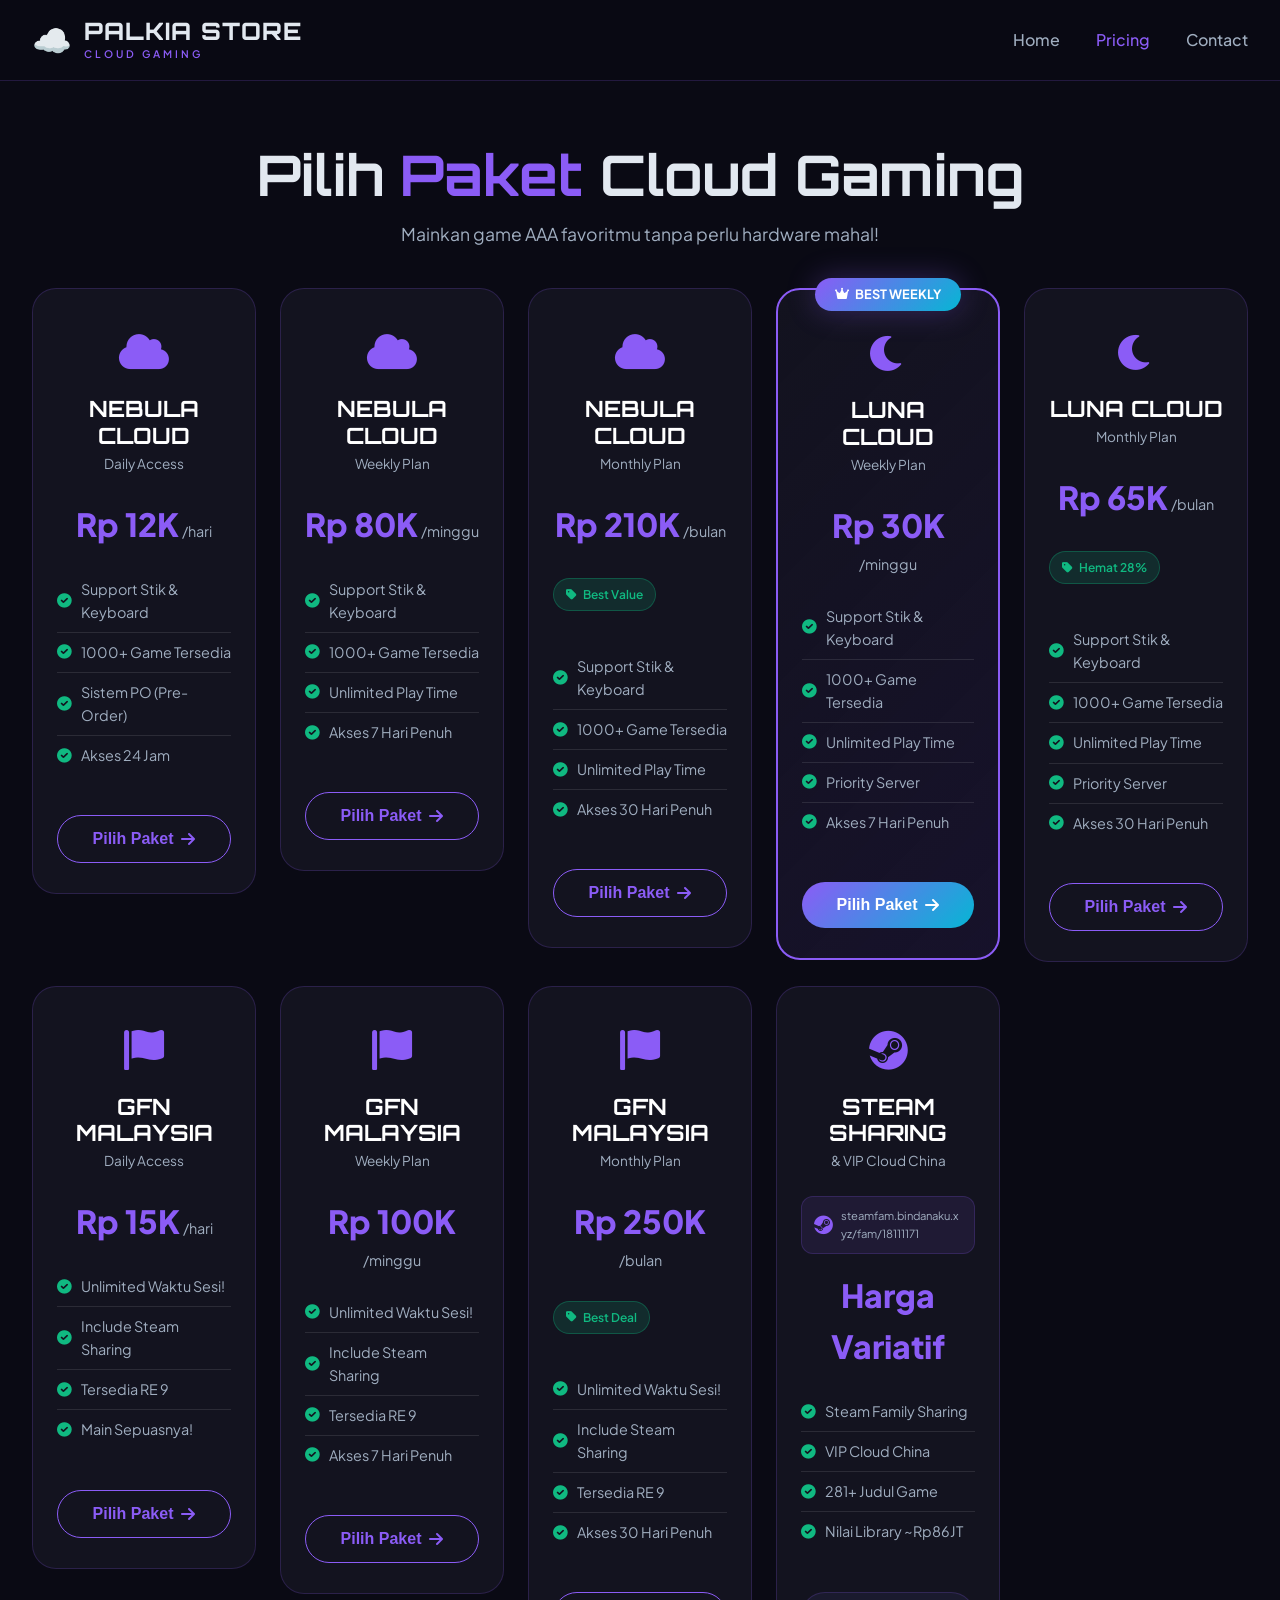
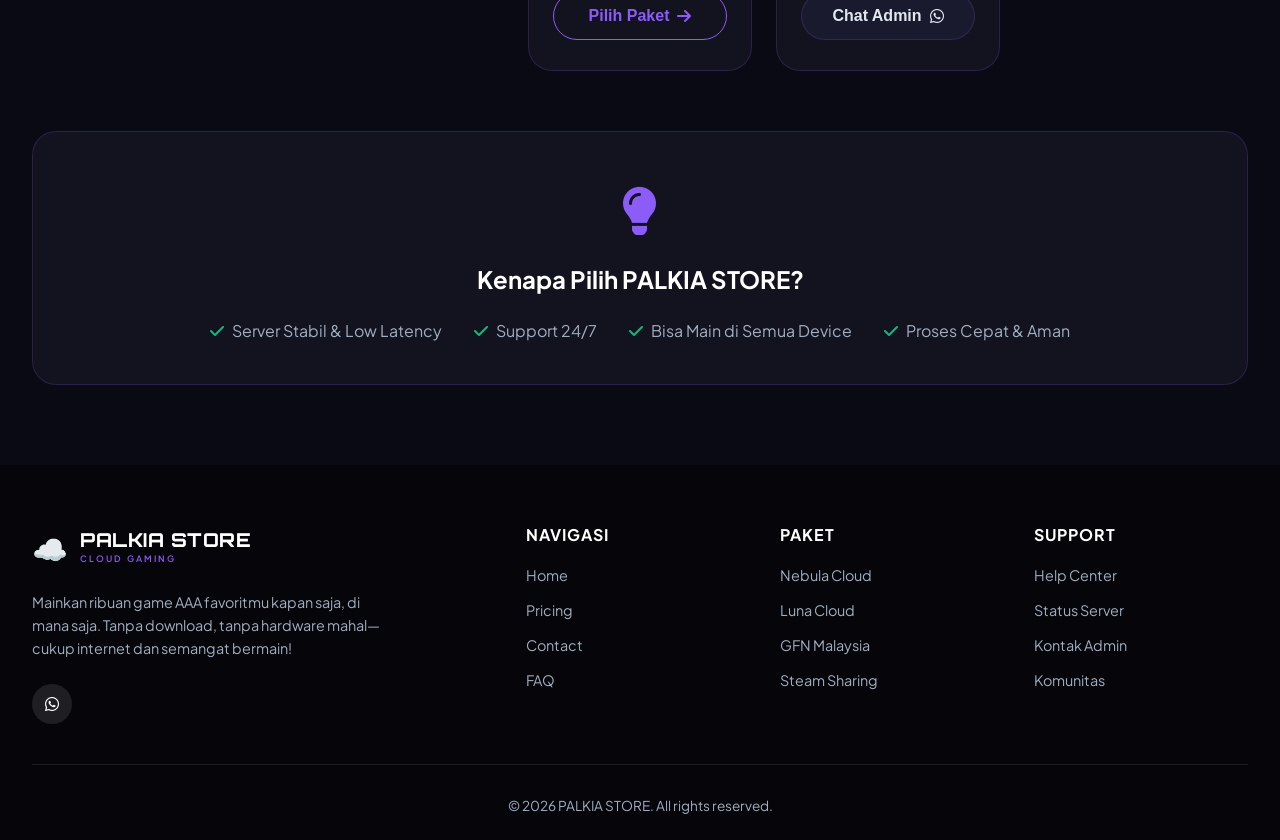
<file: pricing_store.html>
<!DOCTYPE html>
<html lang="id">
<head>
  <meta charset="UTF-8">
  <meta name="viewport" content="width=device-width, initial-scale=1.0, maximum-scale=5.0, user-scalable=yes">
  <title>PRICING | PALKIA STORE</title>
  
  <!--Fonts-->
  <link rel="preconnect" href="https://fonts.googleapis.com">
  <link rel="preconnect" href="https://fonts.gstatic.com" crossorigin>
  <link href="https://fonts.googleapis.com/css2?family=Plus+Jakarta+Sans:wght@300;400;500;600;700;800&family=Orbitron:wght@400;500;600;700;800;900&display=swap" rel="stylesheet">
  
  <!--Font Awesome-->
  <link rel="stylesheet" href="https://cdnjs.cloudflare.com/ajax/libs/font-awesome/6.0.0-beta3/css/all.min.css">
  
  <!--AOS Animation-->
  <link href="https://unpkg.com/aos@2.3.1/dist/aos.css" rel="stylesheet">
  
  <!--CSS-->
  <link rel="stylesheet" href="pricing_store.css">
  <link rel="icon" type="image/png" sizes="135x135" href="logo3.png">
</head>
<body>
  <!--Header-->
  <header class="header" id="header">
    <div class="container header-container">
      <a href="index.html" class="logo">
        <div class="logo-icon">☁️</div>
        <div class="logo-text">
          <span class="logo-main">PALKIA STORE</span>
          <span class="logo-sub">CLOUD GAMING</span>
        </div>
      </a>
      <nav class="desktop-nav">
        <a href="index.html">Home</a>
        <a href="pricing_store.html" class="active">Pricing</a>
        <a href="#">Contact</a>
      </nav>
      <button class="mobile-toggle" id="mobileToggle">
        <i class="fas fa-bars"></i>
      </button>
    </div>
    <div class="mobile-menu" id="mobileMenu">
      <a href="index.html">Home</a>
      <a href="pricing_store.html">Pricing</a>
      <a href="#">Contact</a>
    </div>
  </header>

  <main class="main-content">
    <!--Page Title-->
    <section class="page-title">
      <div class="container">
        <h1 data-aos="fade-up">Pilih <span>Paket</span> Cloud Gaming</h1>
        <p data-aos="fade-up" data-aos-delay="100">Mainkan game AAA favoritmu tanpa perlu hardware mahal!</p>
      </div>
    </section>

    <!--Pricing Table Section-->
    <section class="pricing-table">
      <div class="container">
        <div class="pricing-grid">
          
          <!-- NEBULA CLOUD HARIAN-->
          <div class="pricing-card" data-aos="fade-up" data-aos-delay="0">
            <div class="card-header">
              <div class="card-icon"><i class="fas fa-cloud"></i></div>
              <h2>NEBULA CLOUD</h2>
              <p class="card-subtitle">Daily Access</p>
            </div>
            <div class="card-body">
              <div class="price-box">
                <span class="price-main">Rp 12K</span>
                <span class="price-period">/hari</span>
              </div>
              <ul class="feature-list">
                <li><i class="fas fa-check-circle"></i> Support Stik & Keyboard</li>
                <li><i class="fas fa-check-circle"></i> 1000+ Game Tersedia</li>
                <li><i class="fas fa-check-circle"></i> Sistem PO (Pre-Order)</li>
                <li><i class="fas fa-check-circle"></i> Akses 24 Jam</li>
              </ul>
            </div>
            <div class="card-footer">
              <button class="btn-order" data-paket="NEBULA CLOUD HARIAN" data-harga="Rp 12.000/hari">Pilih Paket <i class="fas fa-arrow-right"></i></button>
            </div>
          </div>

          <!-- NEBULA CLOUD MINGGUAN-->
          <div class="pricing-card" data-aos="fade-up" data-aos-delay="50">
            <div class="card-header">
              <div class="card-icon"><i class="fas fa-cloud"></i></div>
              <h2>NEBULA CLOUD</h2>
              <p class="card-subtitle">Weekly Plan</p>
            </div>
            <div class="card-body">
              <div class="price-box">
                <span class="price-main">Rp 80K</span>
                <span class="price-period">/minggu</span>
              </div>
              <ul class="feature-list">
                <li><i class="fas fa-check-circle"></i> Support Stik & Keyboard</li>
                <li><i class="fas fa-check-circle"></i> 1000+ Game Tersedia</li>
                <li><i class="fas fa-check-circle"></i> Unlimited Play Time</li>
                <li><i class="fas fa-check-circle"></i> Akses 7 Hari Penuh</li>
              </ul>
            </div>
            <div class="card-footer">
              <button class="btn-order" data-paket="NEBULA CLOUD MINGGUAN" data-harga="Rp 80.000/minggu">Pilih Paket <i class="fas fa-arrow-right"></i></button>
            </div>
          </div>

          <!--NEBULA CLOUD BULANAN-->
          <div class="pricing-card" data-aos="fade-up" data-aos-delay="100">
            <div class="card-header">
              <div class="card-icon"><i class="fas fa-cloud"></i></div>
              <h2>NEBULA CLOUD</h2>
              <p class="card-subtitle">Monthly Plan</p>
            </div>
            <div class="card-body">
              <div class="price-box">
                <span class="price-main">Rp 210K</span>
                <span class="price-period">/bulan</span>
              </div>
              <div class="savings-badge"><i class="fas fa-tag"></i> Best Value</div>
              <ul class="feature-list">
                <li><i class="fas fa-check-circle"></i> Support Stik & Keyboard</li>
                <li><i class="fas fa-check-circle"></i> 1000+ Game Tersedia</li>
                <li><i class="fas fa-check-circle"></i> Unlimited Play Time</li>
                <li><i class="fas fa-check-circle"></i> Akses 30 Hari Penuh</li>
              </ul>
            </div>
            <div class="card-footer">
              <button class="btn-order" data-paket="NEBULA CLOUD BULANAN" data-harga="Rp 210.000/bulan">Pilih Paket <i class="fas fa-arrow-right"></i></button>
            </div>
          </div>

          <!--LUNA CLOUD MINGGUAN-->
          <div class="pricing-card featured" data-aos="fade-up" data-aos-delay="150">
            <div class="card-badge"><i class="fas fa-crown"></i> BEST WEEKLY</div>
            <div class="card-header">
              <div class="card-icon"><i class="fas fa-moon"></i></div>
              <h2>LUNA CLOUD</h2>
              <p class="card-subtitle">Weekly Plan</p>
            </div>
            <div class="card-body">
              <div class="price-box">
                <span class="price-main">Rp 30K</span>
                <span class="price-period">/minggu</span>
              </div>
              <ul class="feature-list">
                <li><i class="fas fa-check-circle"></i> Support Stik & Keyboard</li>
                <li><i class="fas fa-check-circle"></i> 1000+ Game Tersedia</li>
                <li><i class="fas fa-check-circle"></i> Unlimited Play Time</li>
                <li><i class="fas fa-check-circle"></i> Priority Server</li>
                <li><i class="fas fa-check-circle"></i> Akses 7 Hari Penuh</li>
              </ul>
            </div>
            <div class="card-footer">
              <button class="btn-order btn-featured" data-paket="LUNA CLOUD MINGGUAN" data-harga="Rp 30.000/minggu">Pilih Paket <i class="fas fa-arrow-right"></i></button>
            </div>
          </div>

          <!--LUNA CLOUD BULANAN-->
          <div class="pricing-card" data-aos="fade-up" data-aos-delay="200">
            <div class="card-header">
              <div class="card-icon"><i class="fas fa-moon"></i></div>
              <h2>LUNA CLOUD</h2>
              <p class="card-subtitle">Monthly Plan</p>
            </div>
            <div class="card-body">
              <div class="price-box">
                <span class="price-main">Rp 65K</span>
                <span class="price-period">/bulan</span>
              </div>
              <div class="savings-badge"><i class="fas fa-tag"></i> Hemat 28%</div>
              <ul class="feature-list">
                <li><i class="fas fa-check-circle"></i> Support Stik & Keyboard</li>
                <li><i class="fas fa-check-circle"></i> 1000+ Game Tersedia</li>
                <li><i class="fas fa-check-circle"></i> Unlimited Play Time</li>
                <li><i class="fas fa-check-circle"></i> Priority Server</li>
                <li><i class="fas fa-check-circle"></i> Akses 30 Hari Penuh</li>
              </ul>
            </div>
            <div class="card-footer">
              <button class="btn-order" data-paket="LUNA CLOUD BULANAN" data-harga="Rp 65.000/bulan">Pilih Paket <i class="fas fa-arrow-right"></i></button>
            </div>
          </div>

          <!--GFN MALAYSIA HARIAN-->
          <div class="pricing-card" data-aos="fade-up" data-aos-delay="250">
            <div class="card-header">
              <div class="card-icon"><i class="fas fa-flag"></i></div>
              <h2>GFN MALAYSIA</h2>
              <p class="card-subtitle">Daily Access</p>
            </div>
            <div class="card-body">
              <div class="price-box">
                <span class="price-main">Rp 15K</span>
                <span class="price-period">/hari</span>
              </div>
              <ul class="feature-list">
                <li><i class="fas fa-check-circle"></i> Unlimited Waktu Sesi!</li>
                <li><i class="fas fa-check-circle"></i> Include Steam Sharing</li>
                <li><i class="fas fa-check-circle"></i> Tersedia RE 9</li>
                <li><i class="fas fa-check-circle"></i> Main Sepuasnya!</li>
              </ul>
            </div>
            <div class="card-footer">
              <button class="btn-order" data-paket="GFN MALAYSIA HARIAN" data-harga="Rp 15.000/hari">Pilih Paket <i class="fas fa-arrow-right"></i></button>
            </div>
          </div>

          <!--GFN MALAYSIA MINGGUAN-->
          <div class="pricing-card" data-aos="fade-up" data-aos-delay="300">
            <div class="card-header">
              <div class="card-icon"><i class="fas fa-flag"></i></div>
              <h2>GFN MALAYSIA</h2>
              <p class="card-subtitle">Weekly Plan</p>
            </div>
            <div class="card-body">
              <div class="price-box">
                <span class="price-main">Rp 100K</span>
                <span class="price-period">/minggu</span>
              </div>
              <ul class="feature-list">
                <li><i class="fas fa-check-circle"></i> Unlimited Waktu Sesi!</li>
                <li><i class="fas fa-check-circle"></i> Include Steam Sharing</li>
                <li><i class="fas fa-check-circle"></i> Tersedia RE 9</li>
                <li><i class="fas fa-check-circle"></i> Akses 7 Hari Penuh</li>
              </ul>
            </div>
            <div class="card-footer">
              <button class="btn-order" data-paket="GFN MALAYSIA MINGGUAN" data-harga="Rp 100.000/minggu">Pilih Paket <i class="fas fa-arrow-right"></i></button>
            </div>
          </div>

          <!--GFN MALAYSIA BULANAN -->
          <div class="pricing-card" data-aos="fade-up" data-aos-delay="350">
            <div class="card-header">
              <div class="card-icon"><i class="fas fa-flag"></i></div>
              <h2>GFN MALAYSIA</h2>
              <p class="card-subtitle">Monthly Plan</p>
            </div>
            <div class="card-body">
              <div class="price-box">
                <span class="price-main">Rp 250K</span>
                <span class="price-period">/bulan</span>
              </div>
              <div class="savings-badge"><i class="fas fa-tag"></i> Best Deal</div>
              <ul class="feature-list">
                <li><i class="fas fa-check-circle"></i> Unlimited Waktu Sesi!</li>
                <li><i class="fas fa-check-circle"></i> Include Steam Sharing</li>
                <li><i class="fas fa-check-circle"></i> Tersedia RE 9</li>
                <li><i class="fas fa-check-circle"></i> Akses 30 Hari Penuh</li>
              </ul>
            </div>
            <div class="card-footer">
              <button class="btn-order" data-paket="GFN MALAYSIA BULANAN" data-harga="Rp 250.000/bulan">Pilih Paket <i class="fas fa-arrow-right"></i></button>
            </div>
          </div>

          <!--STEAM SHARING & CHINA-->
          <div class="pricing-card" data-aos="fade-up" data-aos-delay="400">
            <div class="card-header">
              <div class="card-icon"><i class="fab fa-steam"></i></div>
              <h2>STEAM SHARING</h2>
              <p class="card-subtitle">& VIP Cloud China</p>
            </div>
            <div class="card-body">
              <div class="steam-link">
                <i class="fab fa-steam"></i>
                <span>steamfam.bindanaku.xyz/fam/18111171</span>
              </div>
              <div class="price-box">
                <span class="price-main">Harga Variatif</span>
              </div>
              <ul class="feature-list">
                <li><i class="fas fa-check-circle"></i> Steam Family Sharing</li>
                <li><i class="fas fa-check-circle"></i> VIP Cloud China</li>
                <li><i class="fas fa-check-circle"></i> 281+ Judul Game</li>
                <li><i class="fas fa-check-circle"></i> Nilai Library ~Rp86JT</li>
              </ul>
            </div>
            <div class="card-footer">
              <button class="btn-order btn-custom" data-paket="STEAM SHARING & CHINA" data-harga="Harga Variatif (Chat Admin)">Chat Admin <i class="fab fa-whatsapp"></i></button>
            </div>
          </div>

        </div>
      </div>
    </section>

    <!--Info Section-->
    <section class="info-section">
      <div class="container">
        <div class="info-card" data-aos="fade-up">
          <div class="info-icon"><i class="fas fa-lightbulb"></i></div>
          <h3>Kenapa Pilih PALKIA STORE?</h3>
          <div class="info-features">
            <span><i class="fas fa-check"></i> Server Stabil & Low Latency</span>
            <span><i class="fas fa-check"></i> Support 24/7</span>
            <span><i class="fas fa-check"></i> Bisa Main di Semua Device</span>
            <span><i class="fas fa-check"></i> Proses Cepat & Aman</span>
          </div>
        </div>
      </div>
    </section>
  </main>

  <!--Footer-->
  <footer class="footer">
    <div class="container">
      <div class="footer-main">
        <div class="footer-brand">
          <div class="footer-logo">
            <div class="footer-logo-icon">☁️</div>
            <div class="footer-logo-text">
              <span class="footer-logo-main">PALKIA STORE</span>
              <span class="footer-logo-sub">CLOUD GAMING</span>
            </div>
          </div>
          <p>Mainkan ribuan game AAA favoritmu kapan saja, di mana saja. Tanpa download, tanpa hardware mahal—cukup internet dan semangat bermain!</p>
          <div class="footer-social">
            <a href="https://chat.whatsapp.com/CZYnwzDgNQnL8S6b3Dzm8U?mode=gi_t"><i class="fab fa-whatsapp"></i></a>
          </div>
        </div>
        <div class="footer-links">
          <div class="footer-column">
            <h4>Navigasi</h4>
            <a href="index.html">Home</a>
            <a href="pricing_store.html">Pricing</a>
            <a href="#">Contact</a>
            <a href="#">FAQ</a>
          </div>
          <div class="footer-column">
            <h4>Paket</h4>
            <a href="#">Nebula Cloud</a>
            <a href="#">Luna Cloud</a>
            <a href="#">GFN Malaysia</a>
            <a href="#">Steam Sharing</a>
          </div>
          <div class="footer-column">
            <h4>Support</h4>
            <a href="#">Help Center</a>
            <a href="#">Status Server</a>
            <a href="#">Kontak Admin</a>
            <a href="#">Komunitas</a>
          </div>
        </div>
      </div>
      <div class="footer-bottom">
        <p>© 2026 PALKIA STORE. All rights reserved.</p>
      </div>
    </div>
  </footer>

  <!--Payment Modal-->
  <div class="modal-overlay" id="paymentModal">
    <div class="modal-container modal-premium animate-pop">
      <div class="modal-header">
        <h3><i class="fas fa-wallet"></i> Pilih Metode Pembayaran</h3>
        <button class="modal-close" id="closeModal"><i class="fas fa-times"></i></button>
      </div>
      <div class="modal-body">
        <div class="selected-package" id="selectedPackage">
          <div>
            <span class="package-label">Paket Dipilih</span>
            <span id="selectedPaketName">NEBULA CLOUD</span>
          </div>
          <span id="selectedPaketPrice">Rp 12.000</span>
        </div>
        
        <!--E-Wallet Section-->
        <div class="payment-section">
          <h4><i class="fas fa-mobile-alt"></i> E-Wallet</h4>
          <div class="payment-grid">
            <div class="payment-option premium" data-method="DANA">
              <div class="payment-icon" style="background: #108EE9;"><i class="fas fa-wallet"></i></div>
              <div class="payment-info">
                <span class="payment-name">DANA</span>
                <span class="payment-desc">Bayar via DANA</span>
              </div>
              <i class="fas fa-check-circle check-icon"></i>
            </div>
            <div class="payment-option premium" data-method="GoPay">
              <div class="payment-icon" style="background: #00AA13;"><i class="fas fa-mobile-alt"></i></div>
              <div class="payment-info">
                <span class="payment-name">GoPay</span>
                <span class="payment-desc">Bayar via GoPay</span>
              </div>
              <i class="fas fa-check-circle check-icon"></i>
            </div>
          </div>
        </div>
        
        <!--QRIS Section-->
        <div class="payment-section">
          <h4><i class="fas fa-qrcode"></i> QRIS</h4>
          <div class="payment-grid single">
            <div class="payment-option premium" data-method="QRIS">
              <div class="payment-icon" style="background: #E53935;"><i class="fas fa-qrcode"></i></div>
              <div class="payment-info">
                <span class="payment-name">QRIS</span>
                <span class="payment-desc">Scan QR Code</span>
              </div>
              <i class="fas fa-check-circle check-icon"></i>
            </div>
          </div>
        </div>
        
        <!--International Section-->
        <div class="payment-section">
          <h4><i class="fas fa-globe"></i> International</h4>
          <div class="payment-grid">
            <div class="payment-option premium" data-method="Ringgit">
              <div class="payment-icon" style="background: #FFD700; color: #000;"><i class="fas fa-money-bill-wave"></i></div>
              <div class="payment-info">
                <span class="payment-name">Ringgit (MYR)</span>
                <span class="payment-desc">Pembayaran Ringgit</span>
              </div>
              <i class="fas fa-check-circle check-icon"></i>
            </div>
            <div class="payment-option premium" data-method="Touch n Go">
              <div class="payment-icon" style="background: #0052CC;"><i class="fas fa-credit-card"></i></div>
              <div class="payment-info">
                <span class="payment-name">Touch 'n Go</span>
                <span class="payment-desc">TNG eWallet</span>
              </div>
              <i class="fas fa-check-circle check-icon"></i>
            </div>
          </div>
        </div>
      </div>
      <div class="modal-footer">
        <button class="btn-continue" id="continueBtn"><i class="fas fa-user-check"></i> Pilih Admin & Lanjutkan</button>
      </div>
    </div>
  </div>

  <!--Admin Selection Modal-->
  <div class="modal-overlay" id="adminModal">
    <div class="modal-container modal-small animate-pop">
      <div class="modal-header">
        <h3><i class="fas fa-users"></i> Pilih Admin</h3>
        <button class="modal-close" id="closeAdminModal"><i class="fas fa-times"></i></button>
      </div>
      <div class="modal-body">
        <p class="admin-desc">Silakan pilih admin yang ingin dihubungi:</p>
        <div class="admin-grid">
          <div class="admin-option" data-admin="Admin 1" data-phone="601129902433">
            <div class="admin-icon"><i class="fas fa-user"></i></div>
            <div class="admin-info">
              <h4>Admin 1</h4>
              <span><i class="fas fa-circle"></i> +60 11-2990 2433</span>
            </div>
          </div>
          <div class="admin-option" data-admin="Admin 2" data-phone="6285591635405">
            <div class="admin-icon"><i class="fas fa-user"></i></div>
            <div class="admin-info">
              <h4>Admin 2</h4>
              <span><i class="fas fa-circle"></i> +62 855-9163-5405</span>
            </div>
          </div>
          <div class="admin-option" data-admin="Admin 3" data-phone="60198417093">
            <div class="admin-icon"><i class="fas fa-user"></i></div>
            <div class="admin-info">
              <h4>Admin 3</h4>
              <span><i class="fas fa-circle"></i> +60 19-8417 093</span>
            </div>
          </div>
        </div>
      </div>
    </div>
  </div>

  <script src="https://unpkg.com/aos@2.3.1/dist/aos.js"></script>
  <script src="pricing_store.js"></script>
</body>
</html>
</file>
<file: pricing_store.css>
/*VARIABLES*/
:root {
  --primary: #8b5cf6;
  --primary-dark: #6d28d9;
  --primary-light: #c4b5fd;
  --secondary: #06b6d4;
  --accent: #f59e0b;
  --success: #10b981;
  --bg-dark: #0a0a14;
  --bg-card: #13131f;
  --bg-light: #1a1a2e;
  --text-light: #e2e8f0;
  --text-soft: #a0aec0;
  --border-glow: rgba(139, 92, 246, 0.2);
  --border-light: rgba(255, 255, 255, 0.1);
  --shadow-sm: 0 4px 12px rgba(0, 0, 0, 0.3);
  --shadow-md: 0 8px 24px rgba(0, 0, 0, 0.4);
  --shadow-lg: 0 20px 40px rgba(0, 0, 0, 0.5);
  --shadow-glow: 0 0 30px rgba(139, 92, 246, 0.3);
  --transition: all 0.35s cubic-bezier(0.25, 0.46, 0.45, 0.94);
  --border-radius-card: 24px;
  --border-radius-btn: 50px;
}

/*RESET & BASE*/
* {
  margin: 0;
  padding: 0;
  box-sizing: border-box;
}

html {
  scroll-behavior: smooth;
  width: 100%;
  overflow-x: hidden;
  height: 100%;
}

body {
  font-family: 'Plus Jakarta Sans', sans-serif;
  background: var(--bg-dark);
  color: var(--text-light);
  line-height: 1.6;
  overflow-x: hidden;
  width: 100%;
  min-height: 100vh;
  display: flex;
  flex-direction: column;
  -webkit-font-smoothing: antialiased;
  -moz-osx-font-smoothing: grayscale;
}

.main-content {
  flex: 1;
}

.container {
  max-width: 1280px;
  width: 100%;
  margin: 0 auto;
  padding: 0 32px;
}

/*TYPOGRAPHY*/
h1, h2, h3, h4 {
  font-weight: 700;
  line-height: 1.2;
}

h1 {
  font-size: clamp(2.5rem, 5vw, 3.5rem);
  font-family: 'Orbitron', sans-serif;
}

h1 span {
  color: var(--primary);
}

h2 {
  font-size: clamp(1.8rem, 3vw, 2.2rem);
  font-family: 'Orbitron', sans-serif;
}

/*HEADER*/
.header {
  background: rgba(10, 10, 20, 0.95);
  backdrop-filter: blur(12px);
  position: sticky;
  top: 0;
  z-index: 100;
  border-bottom: 1px solid var(--border-glow);
}

.header-container {
  display: flex;
  align-items: center;
  justify-content: space-between;
  height: 80px;
}

.logo {
  display: flex;
  align-items: center;
  gap: 12px;
  text-decoration: none;
}

.logo-icon {
  font-size: 2rem;
  color: var(--primary);
}

.logo-text {
  display: flex;
  flex-direction: column;
}

.logo-main {
  font-size: 1.5rem;
  font-weight: 800;
  color: var(--text-light);
  font-family: 'Orbitron', sans-serif;
  letter-spacing: 1px;
  line-height: 1.2;
}

.logo-sub {
  font-size: 0.65rem;
  font-weight: 600;
  color: var(--primary);
  text-transform: uppercase;
  letter-spacing: 3px;
}

.desktop-nav {
  display: flex;
  gap: 36px;
  align-items: center;
}

.desktop-nav a {
  text-decoration: none;
  color: var(--text-soft);
  font-weight: 500;
  transition: color 0.2s;
}

.desktop-nav a:hover,
.desktop-nav a.active {
  color: var(--primary);
}

.mobile-toggle {
  display: none;
  background: none;
  border: none;
  font-size: 1.5rem;
  color: var(--primary);
  cursor: pointer;
}

.mobile-menu {
  display: none;
  flex-direction: column;
  background: var(--bg-card);
  padding: 20px 24px;
  gap: 16px;
  border-bottom: 1px solid var(--border-glow);
}

.mobile-menu a {
  text-decoration: none;
  color: var(--text-light);
  font-weight: 500;
}

/*PAGE TITLE*/
.page-title {
  padding: 60px 0 20px;
  text-align: center;
}

.page-title p {
  color: var(--text-soft);
  font-size: 1.1rem;
  margin-top: 12px;
}

/*PRICING TABLE*/
.pricing-table {
  padding: 20px 0 60px;
}

.pricing-grid {
  display: grid;
  grid-template-columns: repeat(5, 1fr);
  gap: 24px;
}

.pricing-card {
  background: var(--bg-card);
  border-radius: var(--border-radius-card);
  padding: 30px 24px;
  border: 1px solid var(--border-glow);
  transition: var(--transition);
  position: relative;
  display: flex;
  flex-direction: column;
  height: fit-content;
  animation: fadeInUp 0.6s ease-out;
}

.pricing-card:hover {
  transform: translateY(-8px);
  box-shadow: var(--shadow-glow);
  border-color: var(--primary);
}

.pricing-card.featured {
  border: 2px solid var(--primary);
  background: linear-gradient(135deg, var(--bg-card) 0%, rgba(139, 92, 246, 0.1) 100%);
}

.card-badge {
  position: absolute;
  top: -12px;
  left: 50%;
  transform: translateX(-50%);
  background: linear-gradient(135deg, var(--primary), var(--secondary));
  color: white;
  padding: 6px 20px;
  border-radius: 40px;
  font-size: 0.8rem;
  font-weight: 700;
  white-space: nowrap;
  box-shadow: var(--shadow-glow);
  display: flex;
  align-items: center;
  gap: 6px;
}

.card-header {
  text-align: center;
  margin-bottom: 24px;
}

.card-icon {
  font-size: 2.5rem;
  color: var(--primary);
  margin-bottom: 12px;
}

.card-header h2 {
  font-size: 1.4rem;
  margin-bottom: 4px;
  color: white;
}

.card-subtitle {
  color: var(--text-soft);
  font-size: 0.85rem;
}

.card-body {
  flex: 1;
}

/* Price Box */
.price-box {
  text-align: center;
  margin-bottom: 20px;
}

.price-promo {
  font-size: 2rem;
  font-weight: 800;
  color: var(--primary);
  display: block;
}

.price-normal {
  font-size: 0.9rem;
  color: var(--text-soft);
  text-decoration: line-through;
}

.price-main {
  font-size: 2rem;
  font-weight: 800;
  color: var(--primary);
}

.price-period {
  font-size: 0.9rem;
  color: var(--text-soft);
}

/* Savings Badge */
.savings-badge {
  display: inline-flex;
  align-items: center;
  justify-content: center;
  gap: 6px;
  background: rgba(16, 185, 129, 0.15);
  color: var(--success);
  padding: 6px 12px;
  border-radius: 20px;
  font-size: 0.75rem;
  font-weight: 600;
  margin: 8px auto 16px;
  border: 1px solid rgba(16, 185, 129, 0.3);
  width: fit-content;
}

/* Highlight Badge */
.highlight-badge {
  display: inline-flex;
  align-items: center;
  gap: 6px;
  background: linear-gradient(135deg, var(--accent), #e67e22);
  color: var(--bg-dark);
  padding: 4px 12px;
  border-radius: 20px;
  font-size: 0.75rem;
  font-weight: 700;
  margin-bottom: 16px;
}

/* Steam Link */
.steam-link {
  background: rgba(139, 92, 246, 0.1);
  padding: 10px 12px;
  border-radius: 12px;
  display: flex;
  align-items: center;
  gap: 8px;
  margin-bottom: 16px;
  border: 1px solid var(--border-glow);
  word-break: break-all;
}

.steam-link i {
  color: var(--primary);
  font-size: 1.2rem;
}

.steam-link span {
  font-size: 0.7rem;
  color: var(--text-soft);
}

/* Feature List */
.feature-list {
  list-style: none;
  margin: 20px 0;
}

.feature-list li {
  display: flex;
  align-items: center;
  gap: 10px;
  padding: 8px 0;
  color: var(--text-soft);
  font-size: 0.9rem;
  border-bottom: 1px solid var(--border-light);
}

.feature-list li:last-child {
  border-bottom: none;
}

.feature-list i {
  color: var(--success);
  font-size: 0.9rem;
}

/* Card Footer */
.card-footer {
  margin-top: 20px;
}

.btn-order {
  width: 100%;
  padding: 14px 20px;
  background: transparent;
  color: var(--primary);
  border: 1.5px solid var(--primary);
  border-radius: var(--border-radius-btn);
  font-weight: 700;
  font-size: 1rem;
  cursor: pointer;
  transition: var(--transition);
  display: flex;
  align-items: center;
  justify-content: center;
  gap: 8px;
}

.btn-order i {
  transition: transform 0.3s;
}

.btn-order:hover {
  background: var(--primary);
  color: white;
  box-shadow: var(--shadow-glow);
}

.btn-order:hover i {
  transform: translateX(5px);
}

.btn-featured {
  background: linear-gradient(135deg, var(--primary), var(--secondary));
  color: white;
  border: none;
}

.btn-featured:hover {
  background: linear-gradient(135deg, var(--primary-dark), var(--primary));
}

.btn-custom {
  background: var(--bg-light);
  color: var(--text-light);
  border-color: var(--border-glow);
}

.btn-custom:hover {
  background: var(--primary);
  color: white;
}

/*INFO SECTION*/
.info-section {
  padding: 0 0 80px;
}

.info-card {
  background: var(--bg-card);
  border-radius: var(--border-radius-card);
  padding: 40px;
  text-align: center;
  border: 1px solid var(--border-glow);
}

.info-icon {
  font-size: 3rem;
  color: var(--primary);
  margin-bottom: 16px;
}

.info-card h3 {
  font-size: 1.5rem;
  margin-bottom: 24px;
  color: white;
}

.info-features {
  display: flex;
  flex-wrap: wrap;
  justify-content: center;
  gap: 32px;
}

.info-features span {
  display: flex;
  align-items: center;
  gap: 8px;
  color: var(--text-soft);
}

.info-features i {
  color: var(--success);
}

/*FOOTER*/
.footer {
  background: #06060a;
  color: white;
  padding: 60px 0 24px;
  margin-top: auto;
}

.footer-main {
  display: grid;
  grid-template-columns: 1.2fr 2fr;
  gap: 60px;
  margin-bottom: 40px;
}

.footer-logo {
  display: flex;
  align-items: center;
  gap: 12px;
  margin-bottom: 20px;
}

.footer-logo-icon {
  font-size: 1.8rem;
  color: var(--primary);
}

.footer-logo-text {
  display: flex;
  flex-direction: column;
}

.footer-logo-main {
  font-size: 1.2rem;
  font-weight: 800;
  color: white;
  font-family: 'Orbitron', sans-serif;
  letter-spacing: 0.5px;
  line-height: 1.2;
}

.footer-logo-sub {
  font-size: 0.55rem;
  font-weight: 600;
  color: var(--primary);
  text-transform: uppercase;
  letter-spacing: 2px;
}

.footer-brand p {
  color: var(--text-soft);
  max-width: 350px;
  margin-bottom: 24px;
  font-size: 0.9rem;
}

.footer-links {
  display: grid;
  grid-template-columns: repeat(3, 1fr);
  gap: 40px;
}

.footer-column h4 {
  margin-bottom: 20px;
  font-size: 1rem;
  text-transform: uppercase;
  letter-spacing: 1px;
}

.footer-column a {
  display: block;
  text-decoration: none;
  color: var(--text-soft);
  margin-bottom: 12px;
  transition: color 0.2s;
  font-size: 0.9rem;
}

.footer-column a:hover {
  color: var(--primary);
}

.footer-bottom {
  display: flex;
  justify-content: center;
  align-items: center;
  padding-top: 30px;
  border-top: 1px solid rgba(255, 255, 255, 0.1);
  color: var(--text-soft);
  font-size: 0.85rem;
  text-align: center;
}

.footer-credit {
  color: var(--primary);
}

/*MODAL*/
.modal-overlay {
  position: fixed;
  top: 0;
  left: 0;
  width: 100%;
  height: 100%;
  background: rgba(0, 0, 0, 0.85);
  backdrop-filter: blur(10px);
  display: none;
  align-items: center;
  justify-content: center;
  z-index: 1000;
}

.modal-overlay.active {
  display: flex;
}

.modal-container {
  background: var(--bg-card);
  border-radius: 32px;
  max-width: 520px;
  width: 90%;
  max-height: 90vh;
  overflow: auto;
  border: 1px solid var(--border-glow);
  box-shadow: var(--shadow-xl);
}

.modal-premium {
  max-width: 560px;
}

.modal-small {
  max-width: 420px;
}

.animate-pop {
  animation: popIn 0.3s ease-out;
}

@keyframes popIn {
  0% { transform: scale(0.9); opacity: 0; }
  100% { transform: scale(1); opacity: 1; }
}

.modal-header {
  display: flex;
  align-items: center;
  justify-content: space-between;
  padding: 24px 28px;
  border-bottom: 1px solid var(--border-light);
}

.modal-header h3 {
  font-size: 1.3rem;
  color: white;
  display: flex;
  align-items: center;
  gap: 10px;
}

.modal-close {
  background: none;
  border: none;
  color: var(--text-soft);
  font-size: 1.5rem;
  cursor: pointer;
  transition: all 0.3s;
}

.modal-close:hover {
  color: var(--primary);
  transform: rotate(90deg);
}

.modal-body {
  padding: 28px;
}

/* Selected Package */
.selected-package {
  background: linear-gradient(135deg, rgba(139, 92, 246, 0.15), rgba(6, 182, 212, 0.1));
  padding: 20px;
  border-radius: 20px;
  margin-bottom: 28px;
  display: flex;
  justify-content: space-between;
  align-items: center;
  border: 1px solid var(--border-glow);
}

.package-label {
  display: block;
  font-size: 0.75rem;
  color: var(--text-soft);
  text-transform: uppercase;
  letter-spacing: 1px;
  margin-bottom: 4px;
}

.selected-package span:last-child {
  font-size: 1.5rem;
  font-weight: 700;
  color: var(--primary);
}

/* Payment Sections */
.payment-section {
  margin-bottom: 24px;
}

.payment-section:last-child {
  margin-bottom: 0;
}

.payment-section h4 {
  font-size: 0.9rem;
  color: var(--text-soft);
  margin-bottom: 14px;
  display: flex;
  align-items: center;
  gap: 8px;
  text-transform: uppercase;
  letter-spacing: 1px;
}

.payment-grid {
  display: grid;
  grid-template-columns: repeat(2, 1fr);
  gap: 12px;
}

.payment-grid.single {
  grid-template-columns: 1fr;
}

/* Premium Payment Option */
.payment-option.premium {
  background: var(--bg-dark);
  padding: 16px 18px;
  border-radius: 18px;
  display: flex;
  align-items: center;
  gap: 14px;
  cursor: pointer;
  transition: var(--transition);
  border: 1.5px solid var(--border-light);
  position: relative;
}

.payment-option.premium:hover {
  border-color: var(--primary);
  background: rgba(139, 92, 246, 0.08);
  transform: translateY(-2px);
}

.payment-option.premium.selected {
  border-color: var(--primary);
  background: rgba(139, 92, 246, 0.12);
  box-shadow: var(--shadow-glow);
}

.payment-icon {
  width: 48px;
  height: 48px;
  border-radius: 14px;
  display: flex;
  align-items: center;
  justify-content: center;
  font-size: 1.4rem;
  color: white;
}

.payment-info {
  flex: 1;
}

.payment-name {
  display: block;
  font-weight: 600;
  color: white;
  margin-bottom: 2px;
}

.payment-desc {
  display: block;
  font-size: 0.75rem;
  color: var(--text-soft);
}

.check-icon {
  color: var(--text-soft);
  font-size: 1.2rem;
  opacity: 0;
  transition: var(--transition);
}

.payment-option.premium.selected .check-icon {
  opacity: 1;
  color: var(--primary);
}

/* Modal Footer */
.modal-footer {
  padding: 24px 28px;
  border-top: 1px solid var(--border-light);
}

.btn-continue {
  width: 100%;
  padding: 16px;
  background: linear-gradient(135deg, var(--primary), var(--secondary));
  color: white;
  border: none;
  border-radius: 60px;
  font-weight: 700;
  font-size: 1.1rem;
  cursor: pointer;
  transition: var(--transition);
  display: flex;
  align-items: center;
  justify-content: center;
  gap: 10px;
}

.btn-continue:hover {
  transform: translateY(-3px);
  box-shadow: var(--shadow-glow);
}

.btn-continue:disabled {
  opacity: 0.5;
  cursor: not-allowed;
}

/*ADMIN SELECTION*/
.admin-desc {
  color: var(--text-soft);
  margin-bottom: 20px;
  text-align: center;
}

.admin-grid {
  display: flex;
  flex-direction: column;
  gap: 14px;
}

.admin-option {
  background: var(--bg-dark);
  padding: 18px 20px;
  border-radius: 18px;
  display: flex;
  align-items: center;
  gap: 16px;
  cursor: pointer;
  transition: var(--transition);
  border: 1.5px solid var(--border-light);
}

.admin-option:hover {
  border-color: var(--primary);
  background: rgba(139, 92, 246, 0.08);
  transform: translateX(5px);
}

.admin-option.selected {
  border-color: var(--primary);
  background: rgba(139, 92, 246, 0.12);
  box-shadow: var(--shadow-glow);
}

.admin-icon {
  font-size: 1.8rem;
  color: var(--primary);
  width: 60px;
  height: 60px;
  display: flex;
  align-items: center;
  justify-content: center;
  background: rgba(139, 92, 246, 0.1);
  border-radius: 18px;
}

.admin-info {
  flex: 1;
}

.admin-info h4 {
  font-size: 1.1rem;
  color: white;
  margin-bottom: 4px;
}

.admin-info p {
  color: var(--text-soft);
  font-size: 0.8rem;
  margin-bottom: 6px;
}

.admin-info span {
  font-size: 0.8rem;
  color: var(--primary-light);
  display: flex;
  align-items: center;
  gap: 6px;
}

.admin-info span i {
  font-size: 0.5rem;
  color: var(--success);
}

/*ANIMATIONS*/
@keyframes fadeInUp {
  0% { transform: translateY(30px); opacity: 0; }
  100% { transform: translateY(0); opacity: 1; }
}

.pricing-card {
  animation: fadeInUp 0.6s ease-out;
  animation-fill-mode: both;
}

.pricing-card:nth-child(1) { animation-delay: 0s; }
.pricing-card:nth-child(2) { animation-delay: 0.08s; }
.pricing-card:nth-child(3) { animation-delay: 0.16s; }
.pricing-card:nth-child(4) { animation-delay: 0.24s; }
.pricing-card:nth-child(5) { animation-delay: 0.32s; }

/*RESPONSIVE*/
@media (max-width: 1200px) {
  .pricing-grid {
    grid-template-columns: repeat(3, 1fr);
  }
}

@media (max-width: 900px) {
  .pricing-grid {
    grid-template-columns: repeat(2, 1fr);
  }
  
  .footer-main {
    grid-template-columns: 1fr;
    gap: 40px;
  }
}

@media (max-width: 768px) {
  .desktop-nav {
    display: none;
  }
  
  .mobile-toggle {
    display: block;
  }
  
  .mobile-menu.active {
    display: flex;
  }
  
  .pricing-grid {
    grid-template-columns: 1fr;
  }
  
  .info-features {
    flex-direction: column;
    gap: 16px;
    align-items: flex-start;
  }
  
  .footer-links {
    grid-template-columns: 1fr;
    gap: 30px;
  }
}

@media (max-width: 480px) {
  .container {
    padding: 0 20px;
  }
  
  .payment-grid {
    grid-template-columns: 1fr;
  }
}

/* Footer Social */
.footer-social {
  display: flex;
  gap: 16px;
  margin-top: 16px;
}

.footer-social a {
  color: white;
  background: rgba(255, 255, 255, 0.1);
  width: 40px;
  height: 40px;
  border-radius: 50%;
  display: flex;
  align-items: center;
  justify-content: center;
  text-decoration: none;
  transition: var(--transition);
}

.footer-social a:hover {
  background: var(--primary);
  transform: translateY(-3px);
}
</file>
